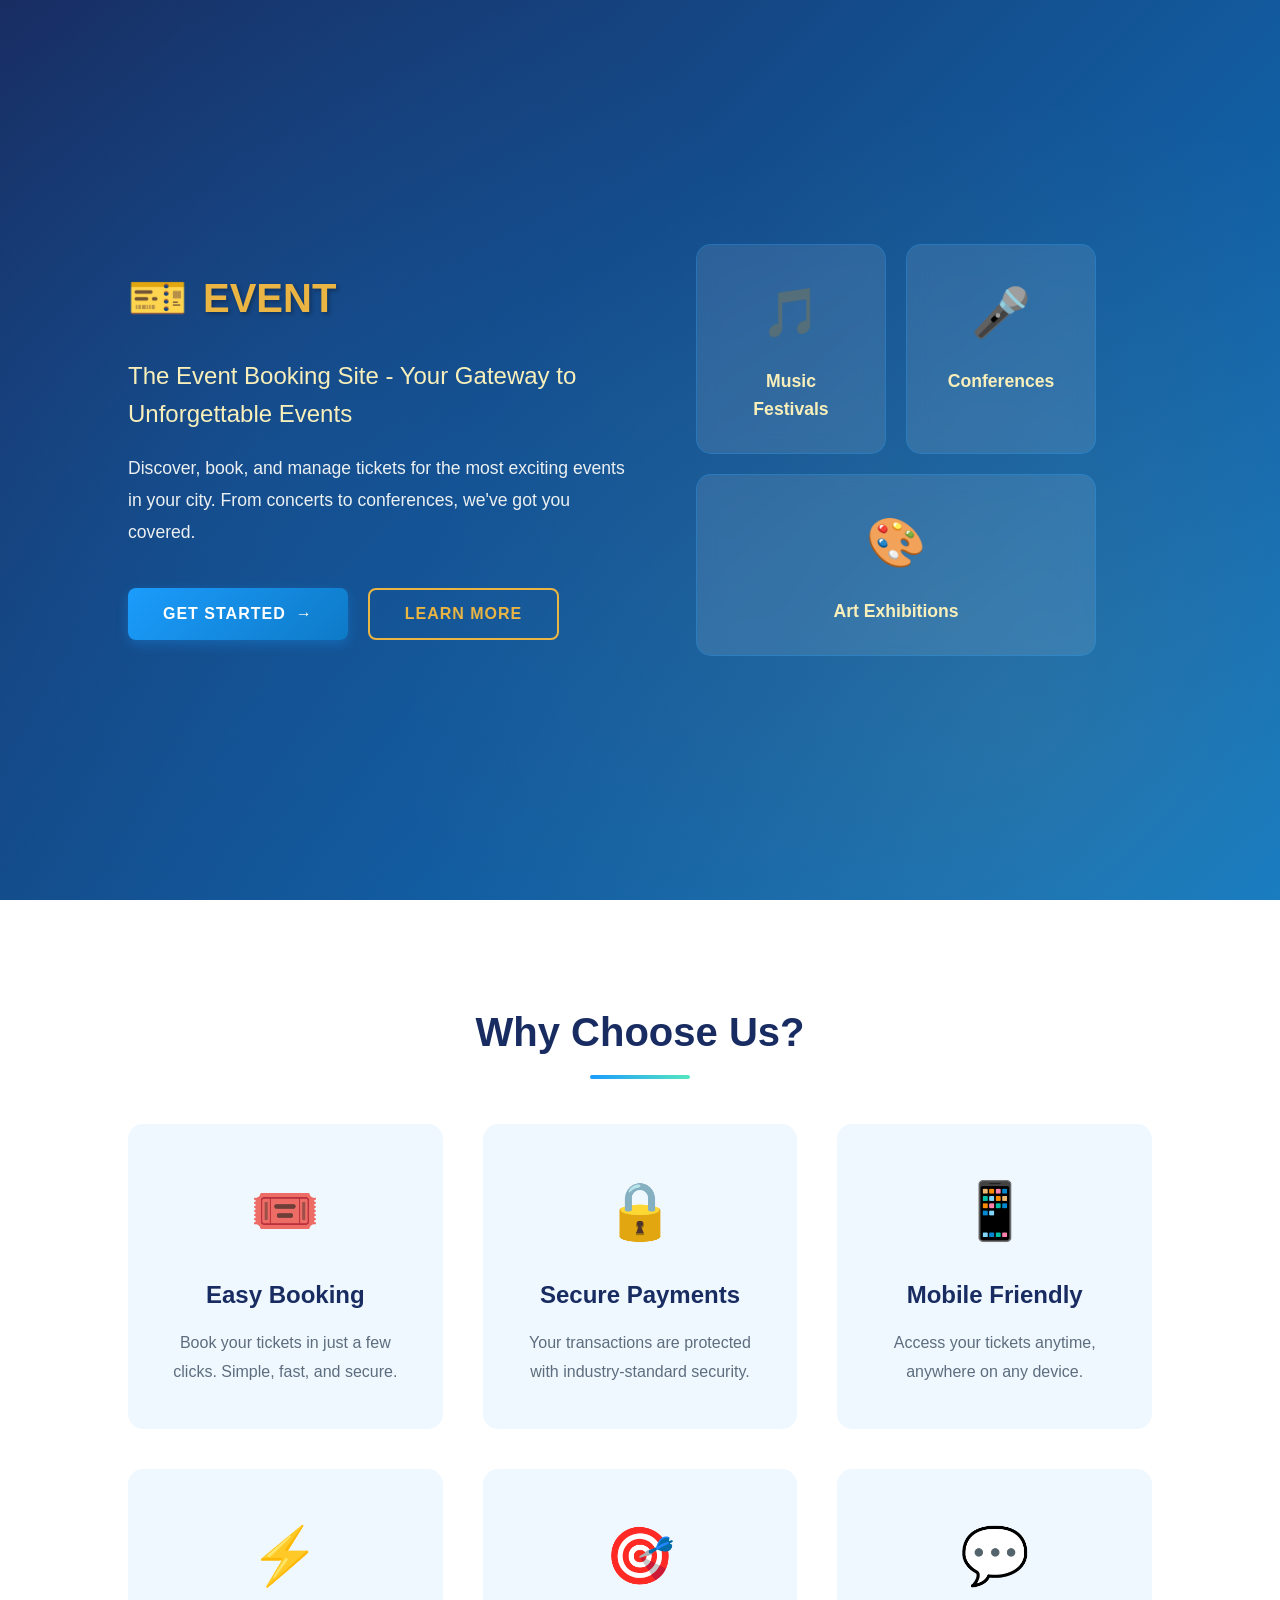
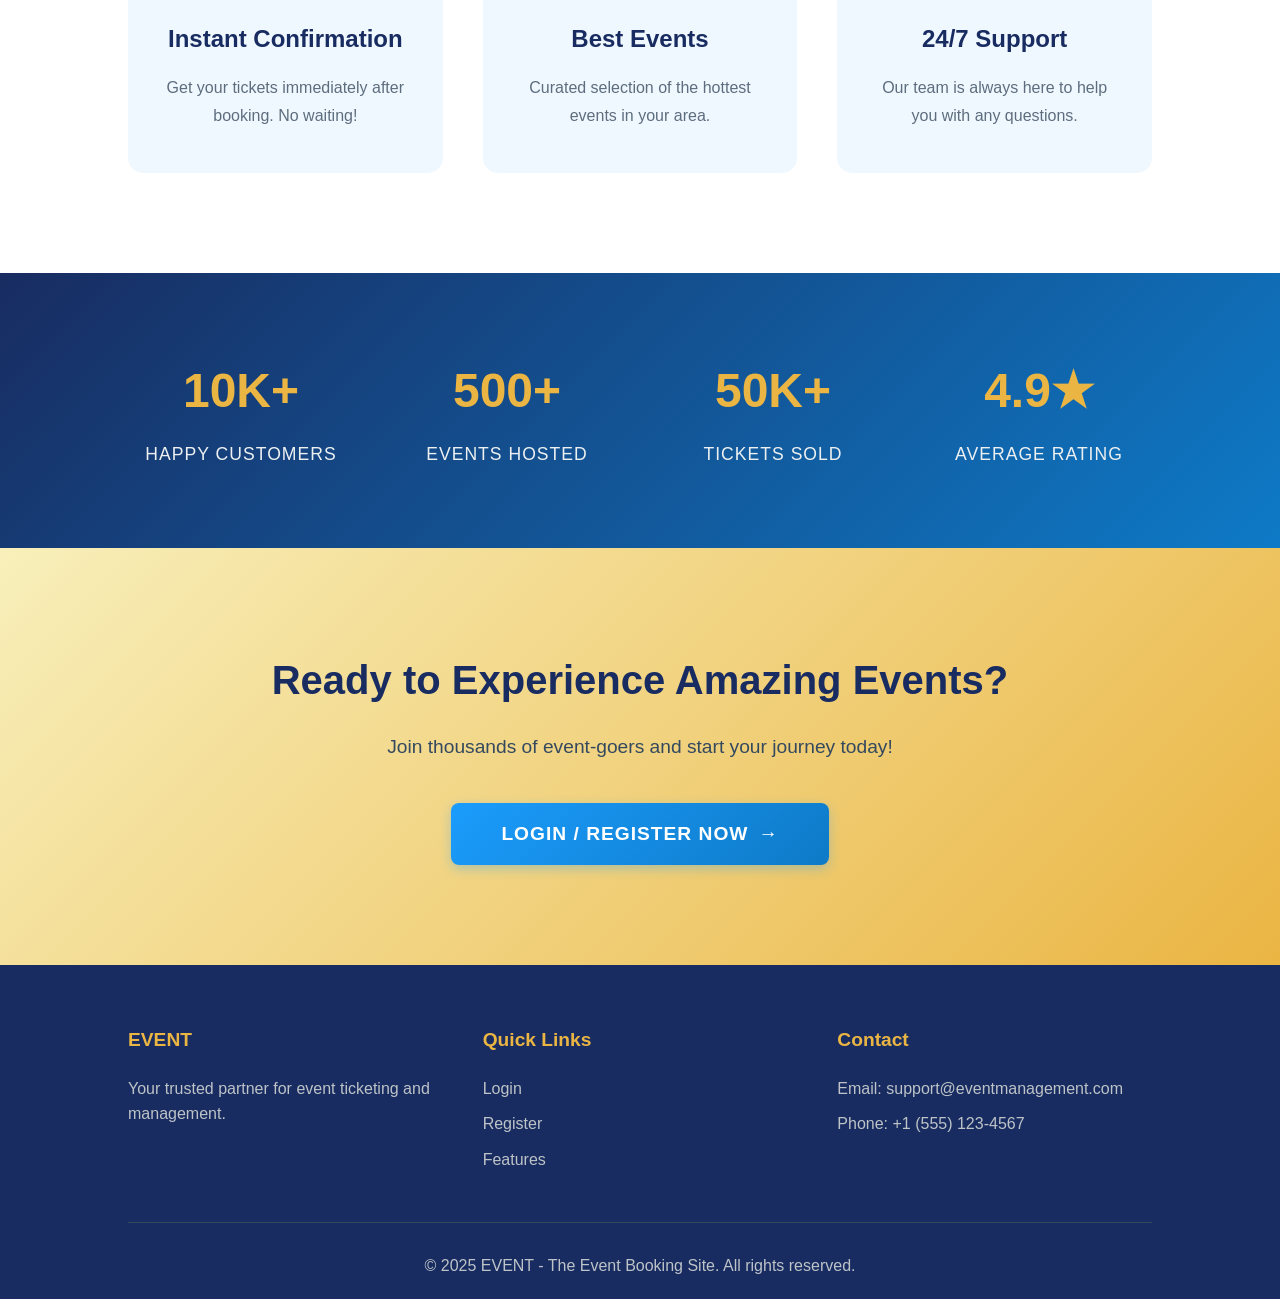
<file: target/event-management-system/home.html>
<!DOCTYPE html>
<html lang="en">
<head>
    <meta charset="UTF-8">
    <meta name="viewport" content="width=device-width, initial-scale=1.0">
    <title>EVENT - The Event Booking Site</title>
    <link rel="stylesheet" href="resources/css/theme.css">
</head>
<body>
    <div class="landing-container">
        <!-- Hero Section -->
        <div class="hero-section">
            <div class="hero-content">
                <div class="logo">
                    <span class="logo-icon">🎫</span>
                    <h1>EVENT</h1>
                </div>
                <p class="tagline">The Event Booking Site - Your Gateway to Unforgettable Events</p>
                <p class="description">
                    Discover, book, and manage tickets for the most exciting events in your city. 
                    From concerts to conferences, we've got you covered.
                </p>
                <div class="cta-buttons">
                    <button class="btn btn-primary" onclick="window.location.href='login.html'">
                        <span>Get Started</span>
                        <span class="arrow">→</span>
                    </button>
                    <button class="btn btn-secondary" onclick="scrollToFeatures()">
                        Learn More
                    </button>
                </div>
            </div>
            <div class="hero-image">
                <div class="event-card-preview">
                    <div class="preview-card">
                        <div class="preview-icon">🎵</div>
                        <h3>Music Festivals</h3>
                    </div>
                    <div class="preview-card">
                        <div class="preview-icon">🎤</div>
                        <h3>Conferences</h3>
                    </div>
                    <div class="preview-card">
                        <div class="preview-icon">🎨</div>
                        <h3>Art Exhibitions</h3>
                    </div>
                </div>
            </div>
        </div>

        <!-- Features Section -->
        <div class="features-section" id="features">
            <h2 class="section-title">Why Choose Us?</h2>
            <div class="features-grid">
                <div class="feature-card">
                    <div class="feature-icon">🎟️</div>
                    <h3>Easy Booking</h3>
                    <p>Book your tickets in just a few clicks. Simple, fast, and secure.</p>
                </div>
                <div class="feature-card">
                    <div class="feature-icon">🔒</div>
                    <h3>Secure Payments</h3>
                    <p>Your transactions are protected with industry-standard security.</p>
                </div>
                <div class="feature-card">
                    <div class="feature-icon">📱</div>
                    <h3>Mobile Friendly</h3>
                    <p>Access your tickets anytime, anywhere on any device.</p>
                </div>
                <div class="feature-card">
                    <div class="feature-icon">⚡</div>
                    <h3>Instant Confirmation</h3>
                    <p>Get your tickets immediately after booking. No waiting!</p>
                </div>
                <div class="feature-card">
                    <div class="feature-icon">🎯</div>
                    <h3>Best Events</h3>
                    <p>Curated selection of the hottest events in your area.</p>
                </div>
                <div class="feature-card">
                    <div class="feature-icon">💬</div>
                    <h3>24/7 Support</h3>
                    <p>Our team is always here to help you with any questions.</p>
                </div>
            </div>
        </div>

        <!-- Stats Section -->
        <div class="stats-section">
            <div class="stat-item">
                <div class="stat-number">10K+</div>
                <div class="stat-label">Happy Customers</div>
            </div>
            <div class="stat-item">
                <div class="stat-number">500+</div>
                <div class="stat-label">Events Hosted</div>
            </div>
            <div class="stat-item">
                <div class="stat-number">50K+</div>
                <div class="stat-label">Tickets Sold</div>
            </div>
            <div class="stat-item">
                <div class="stat-number">4.9★</div>
                <div class="stat-label">Average Rating</div>
            </div>
        </div>

        <!-- CTA Section -->
        <div class="cta-section">
            <h2>Ready to Experience Amazing Events?</h2>
            <p>Join thousands of event-goers and start your journey today!</p>
            <button class="btn btn-primary btn-large" onclick="window.location.href='login.html'">
                <span>Login / Register Now</span>
                <span class="arrow">→</span>
            </button>
        </div>

        <!-- Footer -->
        <footer class="footer">
            <div class="footer-content">
                <div class="footer-section">
                    <h4>EVENT</h4>
                    <p>Your trusted partner for event ticketing and management.</p>
                </div>
                <div class="footer-section">
                    <h4>Quick Links</h4>
                    <ul>
                        <li><a href="login.html">Login</a></li>
                        <li><a href="register.html">Register</a></li>
                        <li><a href="#features">Features</a></li>
                    </ul>
                </div>
                <div class="footer-section">
                    <h4>Contact</h4>
                    <p>Email: support@eventmanagement.com</p>
                    <p>Phone: +1 (555) 123-4567</p>
                </div>
            </div>
            <div class="footer-bottom">
                <p>&copy; 2025 EVENT - The Event Booking Site. All rights reserved.</p>
            </div>
        </footer>
    </div>

    <script>
        function scrollToFeatures() {
            document.getElementById('features').scrollIntoView({ behavior: 'smooth' });
        }
    </script>
</body>
</html>
</file>
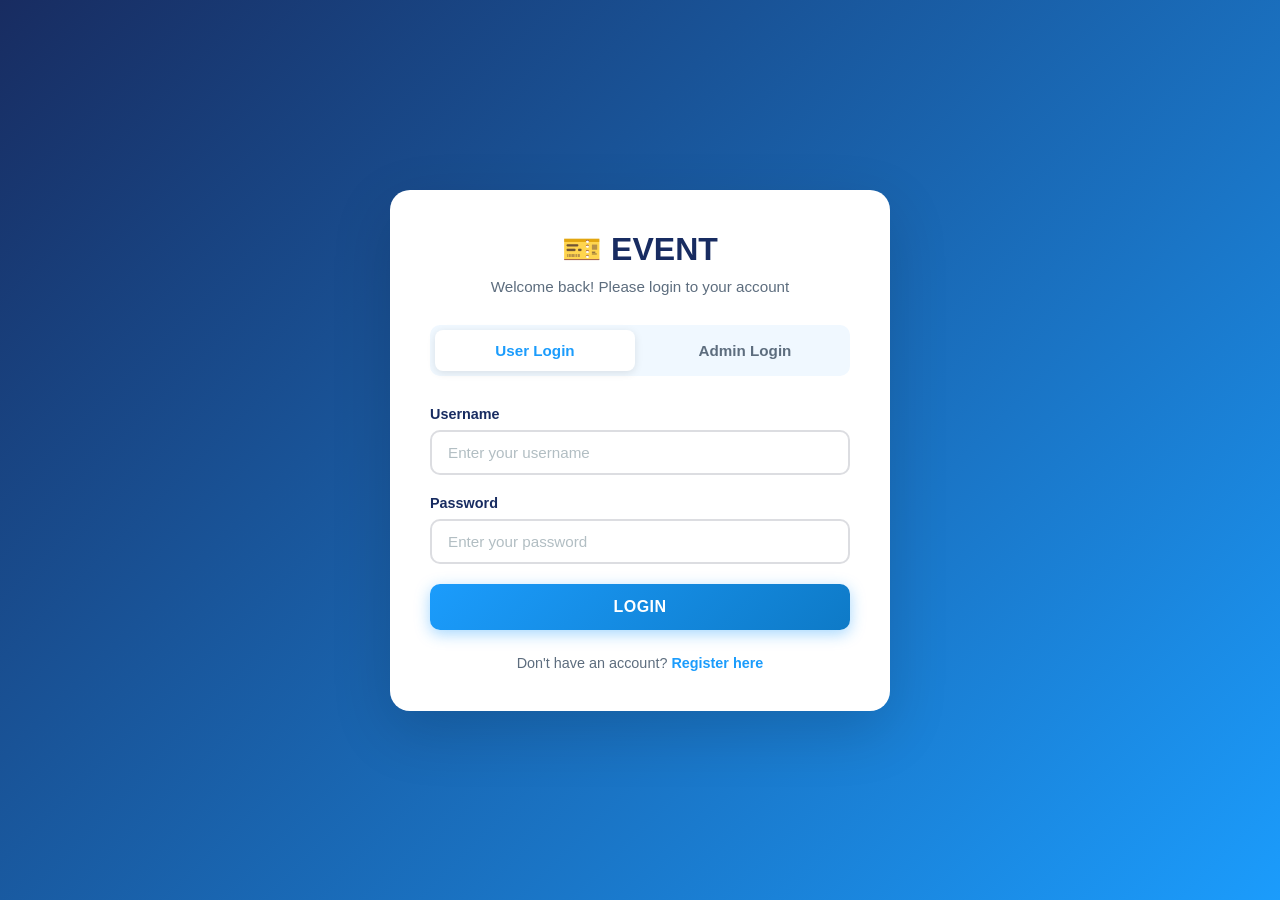
<file: target/event-management-system/login.html>
<!DOCTYPE html>
<html lang="en">
<head>
    <meta charset="UTF-8">
    <meta name="viewport" content="width=device-width, initial-scale=1.0">
    <title>Login - EVENT</title>
    <link rel="stylesheet" href="resources/css/auth.css">
</head>
<body>
    <div class="auth-container">
        <div class="auth-card">
            <div class="auth-header">
                <h1>🎫 EVENT</h1>
                <p>Welcome back! Please login to your account</p>
            </div>
            
            <div class="tab-container">
                <button class="tab-btn active" onclick="showTab('user')">User Login</button>
                <button class="tab-btn" onclick="showTab('admin')">Admin Login</button>
            </div>
            
            <!-- User Login Form -->
            <form id="user-login-form" class="auth-form active">
                <div class="form-group">
                    <label for="user-username">Username</label>
                    <input type="text" id="user-username" required placeholder="Enter your username">
                </div>
                
                <div class="form-group">
                    <label for="user-password">Password</label>
                    <input type="password" id="user-password" required placeholder="Enter your password">
                </div>
                
                <button type="submit" class="btn btn-primary">Login</button>
                
                <div class="auth-footer">
                    <p>Don't have an account? <a href="register.html">Register here</a></p>
                </div>
            </form>
            
            <!-- Admin Login Form -->
            <form id="admin-login-form" class="auth-form">
                <div class="form-group">
                    <label for="admin-username">Admin Username</label>
                    <input type="text" id="admin-username" required placeholder="Enter admin username">
                </div>
                
                <div class="form-group">
                    <label for="admin-password">Admin Password</label>
                    <input type="password" id="admin-password" required placeholder="Enter admin password">
                </div>
                
                <button type="submit" class="btn btn-primary">Admin Login</button>
              
            </form>
        </div>
    </div>
    
    <script src="resources/js/auth.js"></script>
</body>
</html>
</file>
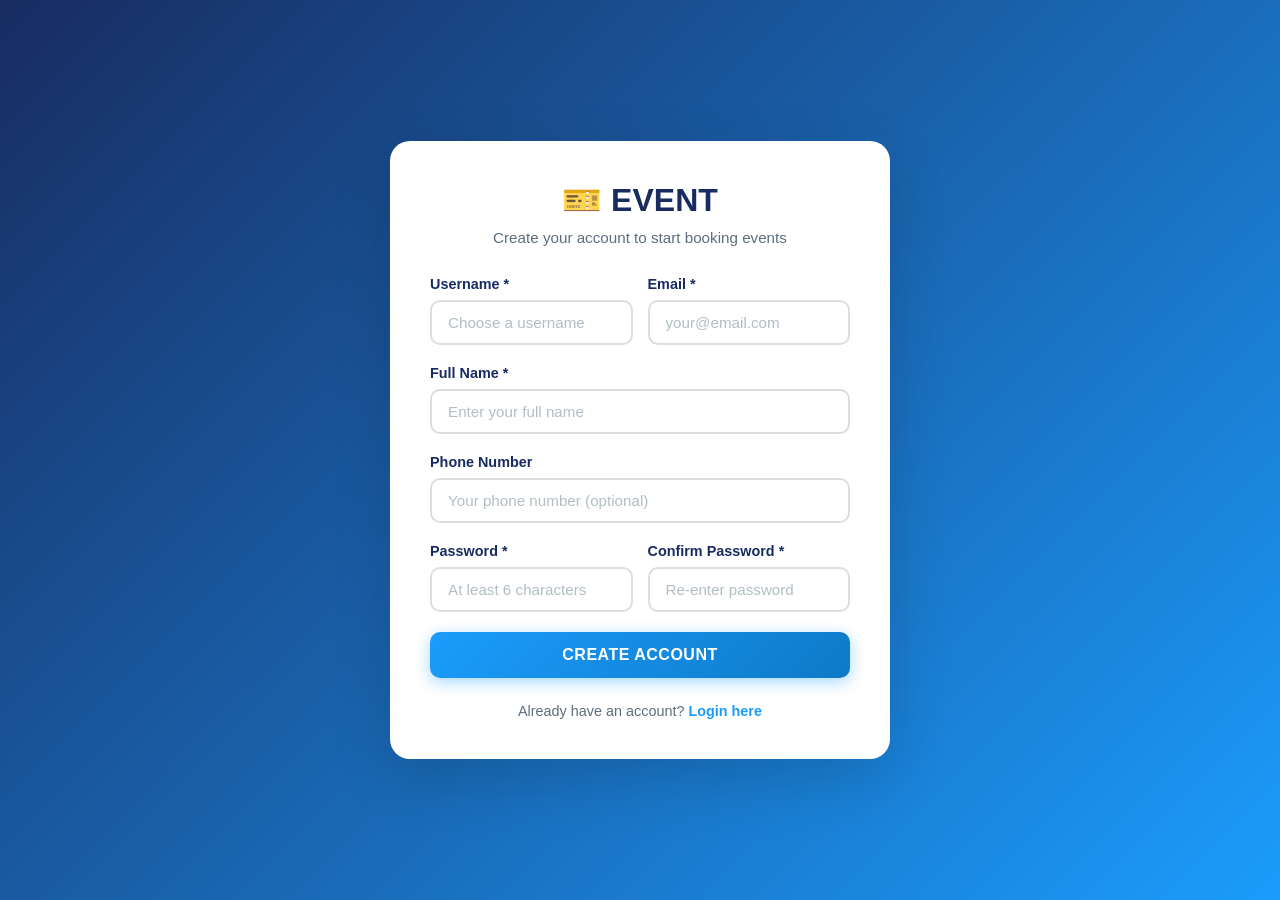
<file: target/event-management-system/register.html>
<!DOCTYPE html>
<html lang="en">
<head>
    <meta charset="UTF-8">
    <meta name="viewport" content="width=device-width, initial-scale=1.0">
    <title>Register - EVENT</title>
    <link rel="stylesheet" href="resources/css/auth.css">
</head>
<body>
    <div class="auth-container">
        <div class="auth-card register-card">
            <div class="auth-header">
                <h1>🎫 EVENT</h1>
                <p>Create your account to start booking events</p>
            </div>
            
            <form id="register-form" class="auth-form active">
                <div class="form-row">
                    <div class="form-group">
                        <label for="username">Username *</label>
                        <input type="text" id="username" required placeholder="Choose a username">
                    </div>
                    
                    <div class="form-group">
                        <label for="email">Email *</label>
                        <input type="email" id="email" required placeholder="your@email.com">
                        <small id="emailError" style="color:blue;"></small>
                    </div>
                </div>
                
                <div class="form-group">
                    <label for="full-name">Full Name *</label>
                    <input type="text" id="full-name" required placeholder="Enter your full name">
                </div>
                
                <div class="form-group">
    <label for="phone">Phone Number</label>
    <input type="tel" id="phone" placeholder="Your phone number (optional)">
</div>
                
                <div class="form-row">
                    <div class="form-group">
                        <label for="password">Password *</label>
                        <input type="password" id="password" required placeholder="At least 6 characters">
                    </div>
                    
                    <div class="form-group">
                        <label for="confirm-password">Confirm Password *</label>
                        <input type="password" id="confirm-password" required placeholder="Re-enter password">
                    </div>
                </div>
                
                <div class="password-strength" id="password-strength"></div>
                
                <button type="submit" class="btn btn-primary">Create Account</button>
                
                <div class="auth-footer">
                    <p>Already have an account? <a href="login.html">Login here</a></p>
                </div>
            </form>
        </div>
    </div>
    
    <script src="resources/js/auth.js"></script>
</body>
</html>
</file>
<file: target/event-management-system/resources/css/theme.css>
/* Ocean Theme - Event Management System Landing Page */

* {
    margin: 0;
    padding: 0;
    box-sizing: border-box;
}

:root {
    /* Ocean Blues */
    --primary-blue: #1B9CFC;
    --primary-dark: #0E7AC7;
    --primary-light: #7FC4FD;
    --accent-sunset: #EAB543;
    --accent-mint: #55E6C1;
    --accent-coral: #FC427B;
    
    /* Neutrals */
    --white: #ffffff;
    --off-white: #F8EFBA;
    --light-bg: #f0f8ff;
    --grey-light: #ecf0f1;
    --grey-medium: #bdc3c7;
    --grey-dark: #34495e;
    --text-dark: #182C61;
    --text-light: #5d6d7e;
    
    /* Semantic Colors */
    --success: #2ecc71;
    --danger: #e74c3c;
    --warning: #f39c12;
    --info: #3498db;
    
    /* Shadows */
    --shadow-sm: 0 2px 4px rgba(0, 0, 0, 0.08);
    --shadow-md: 0 4px 8px rgba(0, 0, 0, 0.12);
    --shadow-lg: 0 8px 16px rgba(0, 0, 0, 0.15);
    --shadow-blue: 0 4px 12px rgba(27, 156, 252, 0.3);
    
    /* Transitions */
    --transition: all 0.3s ease;
}

body {
    font-family: 'Segoe UI', Tahoma, Geneva, Verdana, sans-serif;
    background: var(--light-bg);
    color: var(--text-dark);
    line-height: 1.6;
}

/* Landing Page Styles */
.landing-container {
    min-height: 100vh;
}

/* Hero Section */
.hero-section {
    background: linear-gradient(135deg, var(--text-dark) 0%, var(--primary-dark) 100%);
    min-height: 100vh;
    display: flex;
    align-items: center;
    justify-content: space-between;
    padding: 80px 10%;
    position: relative;
    overflow: hidden;
}

.hero-section::before {
    content: '';
    position: absolute;
    top: 0;
    left: 0;
    right: 0;
    bottom: 0;
    background: 
        radial-gradient(circle at 20% 50%, rgba(27, 156, 252, 0.1) 0%, transparent 50%),
        radial-gradient(circle at 80% 80%, rgba(234, 181, 67, 0.1) 0%, transparent 50%);
    pointer-events: none;
}

.hero-content {
    flex: 1;
    max-width: 600px;
    z-index: 1;
    animation: fadeInLeft 1s ease-out;
}

.logo {
    display: flex;
    align-items: center;
    gap: 15px;
    margin-bottom: 20px;
}

.logo-icon {
    font-size: 3rem;
    animation: bounce 2s infinite;
    color: var(--accent-sunset);
}

.logo h1 {
    font-size: 2.5rem;
    color: var(--accent-sunset);
    font-weight: 700;
    text-shadow: 2px 2px 4px rgba(0, 0, 0, 0.3);
}

.tagline {
    font-size: 1.5rem;
    color: var(--off-white);
    margin-bottom: 20px;
    font-weight: 300;
}

.description {
    font-size: 1.1rem;
    color: var(--grey-light);
    margin-bottom: 40px;
    line-height: 1.8;
}

.cta-buttons {
    display: flex;
    gap: 20px;
    flex-wrap: wrap;
}

/* Buttons */
.btn {
    padding: 15px 35px;
    border: none;
    border-radius: 8px;
    font-size: 1rem;
    font-weight: 600;
    cursor: pointer;
    transition: var(--transition);
    display: inline-flex;
    align-items: center;
    gap: 10px;
    text-transform: uppercase;
    letter-spacing: 1px;
}

.btn-primary {
    background: linear-gradient(135deg, var(--primary-blue) 0%, var(--primary-dark) 100%);
    color: white;
    box-shadow: var(--shadow-blue);
}

.btn-primary:hover {
    transform: translateY(-3px);
    box-shadow: 0 6px 20px rgba(27, 156, 252, 0.4);
}

.btn-secondary {
    background: transparent;
    color: var(--accent-sunset);
    border: 2px solid var(--accent-sunset);
}

.btn-secondary:hover {
    background: var(--accent-sunset);
    color: var(--text-dark);
}

.btn-large {
    padding: 20px 50px;
    font-size: 1.2rem;
}

.arrow {
    transition: var(--transition);
}

.btn:hover .arrow {
    transform: translateX(5px);
}

/* Hero Image */
.hero-image {
    flex: 1;
    display: flex;
    justify-content: center;
    align-items: center;
    z-index: 1;
    animation: fadeInRight 1s ease-out;
}

.event-card-preview {
    display: grid;
    grid-template-columns: repeat(2, 1fr);
    gap: 20px;
    max-width: 400px;
}

.preview-card {
    background: rgba(255, 255, 255, 0.1);
    backdrop-filter: blur(10px);
    border: 1px solid rgba(27, 156, 252, 0.3);
    border-radius: 15px;
    padding: 30px;
    text-align: center;
    transition: var(--transition);
}

.preview-card:hover {
    transform: translateY(-10px);
    background: rgba(27, 156, 252, 0.2);
    border-color: var(--primary-blue);
}

.preview-card:nth-child(3) {
    grid-column: 1 / -1;
}

.preview-icon {
    font-size: 3rem;
    margin-bottom: 15px;
    color: var(--accent-sunset);
}

.preview-card h3 {
    color: var(--off-white);
    font-size: 1.1rem;
}

/* Features Section */
.features-section {
    padding: 100px 10%;
    background: var(--white);
}

.section-title {
    text-align: center;
    font-size: 2.5rem;
    color: var(--text-dark);
    margin-bottom: 60px;
    position: relative;
}

.section-title::after {
    content: '';
    position: absolute;
    bottom: -15px;
    left: 50%;
    transform: translateX(-50%);
    width: 100px;
    height: 4px;
    background: linear-gradient(90deg, var(--primary-blue), var(--accent-mint));
    border-radius: 2px;
}

.features-grid {
    display: grid;
    grid-template-columns: repeat(auto-fit, minmax(300px, 1fr));
    gap: 40px;
}

.feature-card {
    background: var(--light-bg);
    padding: 40px 30px;
    border-radius: 15px;
    text-align: center;
    transition: var(--transition);
    border: 2px solid transparent;
}

.feature-card:hover {
    transform: translateY(-10px);
    border-color: var(--primary-blue);
    box-shadow: var(--shadow-lg);
}

.feature-icon {
    font-size: 3.5rem;
    margin-bottom: 20px;
    color: var(--primary-blue);
}

.feature-card h3 {
    color: var(--text-dark);
    font-size: 1.5rem;
    margin-bottom: 15px;
}

.feature-card p {
    color: var(--text-light);
    line-height: 1.8;
}

/* Stats Section */
.stats-section {
    background: linear-gradient(135deg, var(--text-dark) 0%, var(--primary-dark) 100%);
    padding: 80px 10%;
    display: grid;
    grid-template-columns: repeat(auto-fit, minmax(200px, 1fr));
    gap: 40px;
    text-align: center;
}

.stat-item {
    color: white;
}

.stat-number {
    font-size: 3rem;
    font-weight: 700;
    color: var(--accent-sunset);
    margin-bottom: 10px;
}

.stat-label {
    font-size: 1.1rem;
    color: var(--grey-light);
    text-transform: uppercase;
    letter-spacing: 1px;
}

/* CTA Section */
.cta-section {
    padding: 100px 10%;
    text-align: center;
    background: linear-gradient(135deg, var(--off-white) 0%, var(--accent-sunset) 100%);
}

.cta-section h2 {
    font-size: 2.5rem;
    color: var(--text-dark);
    margin-bottom: 20px;
}

.cta-section p {
    font-size: 1.2rem;
    color: var(--grey-dark);
    margin-bottom: 40px;
}

/* Footer */
.footer {
    background: var(--text-dark);
    color: var(--grey-light);
    padding: 60px 10% 20px;
}

.footer-content {
    display: grid;
    grid-template-columns: repeat(auto-fit, minmax(250px, 1fr));
    gap: 40px;
    margin-bottom: 40px;
}

.footer-section h4 {
    color: var(--accent-sunset);
    margin-bottom: 20px;
    font-size: 1.2rem;
}

.footer-section p {
    color: var(--grey-medium);
    margin-bottom: 10px;
}

.footer-section ul {
    list-style: none;
}

.footer-section ul li {
    margin-bottom: 10px;
}

.footer-section ul li a {
    color: var(--grey-medium);
    text-decoration: none;
    transition: var(--transition);
}

.footer-section ul li a:hover {
    color: var(--accent-sunset);
}

.footer-bottom {
    text-align: center;
    padding-top: 30px;
    border-top: 1px solid var(--grey-dark);
    color: var(--grey-medium);
}

/* Animations */
@keyframes fadeInLeft {
    from {
        opacity: 0;
        transform: translateX(-50px);
    }
    to {
        opacity: 1;
        transform: translateX(0);
    }
}

@keyframes fadeInRight {
    from {
        opacity: 0;
        transform: translateX(50px);
    }
    to {
        opacity: 1;
        transform: translateX(0);
    }
}

@keyframes bounce {
    0%, 100% {
        transform: translateY(0);
    }
    50% {
        transform: translateY(-10px);
    }
}

/* Responsive Design */
@media (max-width: 1024px) {
    .hero-section {
        flex-direction: column;
        text-align: center;
        padding: 60px 5%;
    }
    
    .hero-content {
        max-width: 100%;
    }
    
    .cta-buttons {
        justify-content: center;
    }
    
    .event-card-preview {
        margin-top: 60px;
    }
}

@media (max-width: 768px) {
    .logo h1 {
        font-size: 2rem;
    }
    
    .tagline {
        font-size: 1.2rem;
    }
    
    .description {
        font-size: 1rem;
    }
    
    .section-title {
        font-size: 2rem;
    }
    
    .features-grid {
        grid-template-columns: 1fr;
    }
    
    .stats-section {
        grid-template-columns: repeat(2, 1fr);
    }
    
    .footer-content {
        grid-template-columns: 1fr;
        text-align: center;
    }
}

@media (max-width: 480px) {
    .hero-section {
        padding: 40px 5%;
    }
    
    .btn {
        padding: 12px 25px;
        font-size: 0.9rem;
    }
    
    .btn-large {
        padding: 15px 35px;
        font-size: 1rem;
    }
    
    .stats-section {
        grid-template-columns: 1fr;
    }
    
    .stat-number {
        font-size: 2.5rem;
    }
}
</file>
<file: target/event-management-system/resources/css/auth.css>
/* Modern Authentication Styles - Ocean Theme */

* {
    margin: 0;
    padding: 0;
    box-sizing: border-box;
}

:root {
    /* Ocean Blues */
    --primary-blue: #1B9CFC;
    --primary-dark: #0E7AC7;
    --primary-light: #7FC4FD;
    --accent-sunset: #EAB543;
    --accent-mint: #55E6C1;
    --accent-coral: #FC427B;
    
    /* Neutrals */
    --white: #ffffff;
    --off-white: #F8EFBA;
    --light-bg: #f0f8ff;
    --text-dark: #182C61;
    --text-light: #5d6d7e;
    --border-color: #dcdde1;
    
    /* Semantic Colors */
    --success: #2ecc71;
    --danger: #e74c3c;
    --warning: #f39c12;
    --info: #3498db;
    
    /* Shadows */
    --shadow: 0 10px 40px rgba(0, 0, 0, 0.1);
    --shadow-lg: 0 20px 60px rgba(0, 0, 0, 0.15);
}

body {
    font-family: 'Segoe UI', Tahoma, Geneva, Verdana, sans-serif;
    background: linear-gradient(135deg, #182C61 0%, #1B9CFC 100%);
    min-height: 100vh;
    display: flex;
    align-items: center;
    justify-content: center;
    padding: 20px;
}

.auth-container {
    width: 100%;
    max-width: 500px;
    animation: fadeIn 0.5s ease-in;
}

.register-card {
    max-width: 600px !important;
}

.auth-card {
    background: var(--white);
    border-radius: 20px;
    padding: 40px;
    box-shadow: var(--shadow-lg);
    animation: slideUp 0.5s ease-out;
}

.auth-header {
    text-align: center;
    margin-bottom: 30px;
}

.auth-header h1 {
    font-size: 2rem;
    color: var(--text-dark);
    margin-bottom: 10px;
}

.auth-header p {
    color: var(--text-light);
    font-size: 0.95rem;
}

/* Tab Container */
.tab-container {
    display: flex;
    gap: 10px;
    margin-bottom: 30px;
    background: var(--light-bg);
    padding: 5px;
    border-radius: 10px;
}

.tab-btn {
    flex: 1;
    padding: 12px 20px;
    border: none;
    background: transparent;
    color: var(--text-light);
    font-size: 0.95rem;
    font-weight: 600;
    border-radius: 8px;
    cursor: pointer;
    transition: all 0.3s ease;
}

.tab-btn.active {
    background: var(--white);
    color: var(--primary-blue);
    box-shadow: 0 2px 8px rgba(0, 0, 0, 0.1);
}

.tab-btn:hover:not(.active) {
    color: var(--text-dark);
}

/* Forms */
.auth-form {
    display: none;
}

.auth-form.active {
    display: block;
    animation: fadeIn 0.3s ease-in;
}

.form-row {
    display: grid;
    grid-template-columns: 1fr 1fr;
    gap: 15px;
}

.form-group {
    margin-bottom: 20px;
}

.form-group label {
    display: block;
    margin-bottom: 8px;
    color: var(--text-dark);
    font-weight: 600;
    font-size: 0.9rem;
}

.form-group input {
    width: 100%;
    padding: 12px 16px;
    border: 2px solid var(--border-color);
    border-radius: 10px;
    font-size: 0.95rem;
    transition: all 0.3s ease;
    background: var(--white);
}

.form-group input:focus {
    outline: none;
    border-color: var(--primary-blue);
    box-shadow: 0 0 0 3px rgba(27, 156, 252, 0.1);
}

.form-group input::placeholder {
    color: #b2bec3;
}

/* Password Strength Indicator */
.password-strength {
    margin-bottom: 20px;
    height: 4px;
    background: var(--border-color);
    border-radius: 2px;
    overflow: hidden;
    display: none;
}

.password-strength.show {
    display: block;
}

.password-strength::after {
    content: '';
    display: block;
    height: 100%;
    width: 0%;
    transition: all 0.3s ease;
}

.password-strength.weak::after {
    width: 33%;
    background: var(--danger);
}

.password-strength.medium::after {
    width: 66%;
    background: var(--warning);
}

.password-strength.strong::after {
    width: 100%;
    background: var(--success);
}

/* Buttons */
.btn {
    width: 100%;
    padding: 14px 24px;
    border: none;
    border-radius: 10px;
    font-size: 1rem;
    font-weight: 600;
    cursor: pointer;
    transition: all 0.3s ease;
    text-transform: uppercase;
    letter-spacing: 0.5px;
}

.btn-primary {
    background: linear-gradient(135deg, var(--primary-blue) 0%, var(--primary-dark) 100%);
    color: var(--white);
    box-shadow: 0 4px 15px rgba(27, 156, 252, 0.4);
}

.btn-primary:hover {
    transform: translateY(-2px);
    box-shadow: 0 6px 20px rgba(27, 156, 252, 0.5);
}

.btn-primary:active {
    transform: translateY(0);
}

/* Footer */
.auth-footer {
    margin-top: 25px;
    text-align: center;
}

.auth-footer p {
    color: var(--text-light);
    font-size: 0.9rem;
}

.auth-footer a {
    color: var(--primary-blue);
    text-decoration: none;
    font-weight: 600;
    transition: color 0.3s ease;
}

.auth-footer a:hover {
    color: var(--accent-coral);
    text-decoration: underline;
}

.info-text {
    color: var(--accent-sunset) !important;
    font-size: 0.85rem !important;
    display: flex;
    align-items: center;
    justify-content: center;
    gap: 5px;
}

/* Demo Credentials */
.demo-credentials {
    margin-top: 25px;
    padding: 15px;
    background: var(--light-bg);
    border-radius: 10px;
    border-left: 4px solid var(--primary-blue);
}

.demo-credentials h4 {
    color: var(--text-dark);
    margin-bottom: 10px;
    font-size: 0.9rem;
}

.demo-credentials p {
    color: var(--text-light);
    font-size: 0.85rem;
    margin: 5px 0;
}

.demo-credentials strong {
    color: var(--text-dark);
}

/* Animations */
@keyframes fadeIn {
    from {
        opacity: 0;
    }
    to {
        opacity: 1;
    }
}

@keyframes slideUp {
    from {
        opacity: 0;
        transform: translateY(30px);
    }
    to {
        opacity: 1;
        transform: translateY(0);
    }
}

/* Alert Messages */
.alert {
    padding: 12px 16px;
    border-radius: 10px;
    margin-bottom: 20px;
    font-size: 0.9rem;
    animation: slideDown 0.3s ease-out;
}

.alert-success {
    background: #d4edda;
    color: #155724;
    border-left: 4px solid var(--success);
}

.alert-error {
    background: #f8d7da;
    color: #721c24;
    border-left: 4px solid var(--danger);
}

.alert-info {
    background: #d1ecf1;
    color: #0c5460;
    border-left: 4px solid var(--primary-blue);
}

@keyframes slideDown {
    from {
        opacity: 0;
        transform: translateY(-10px);
    }
    to {
        opacity: 1;
        transform: translateY(0);
    }
}

/* Loading State */
.btn:disabled {
    opacity: 0.6;
    cursor: not-allowed;
    transform: none !important;
}

.btn.loading {
    position: relative;
    color: transparent;
}

.btn.loading::after {
    content: '';
    position: absolute;
    width: 20px;
    height: 20px;
    top: 50%;
    left: 50%;
    margin-left: -10px;
    margin-top: -10px;
    border: 3px solid white;
    border-radius: 50%;
    border-top-color: transparent;
    animation: spin 0.6s linear infinite;
}

@keyframes spin {
    to {
        transform: rotate(360deg);
    }
}

/* Responsive Design */
@media (max-width: 768px) {
    .auth-card {
        padding: 30px 20px;
    }
    
    .auth-header h1 {
        font-size: 1.5rem;
    }
    
    .form-row {
        grid-template-columns: 1fr;
        gap: 0;
    }
    
    .demo-credentials {
        font-size: 0.8rem;
    }
}

@media (max-width: 480px) {
    body {
        padding: 10px;
    }
    
    .auth-card {
        padding: 25px 15px;
    }
    
    .tab-btn {
        padding: 10px 15px;
        font-size: 0.85rem;
    }
}
</file>
